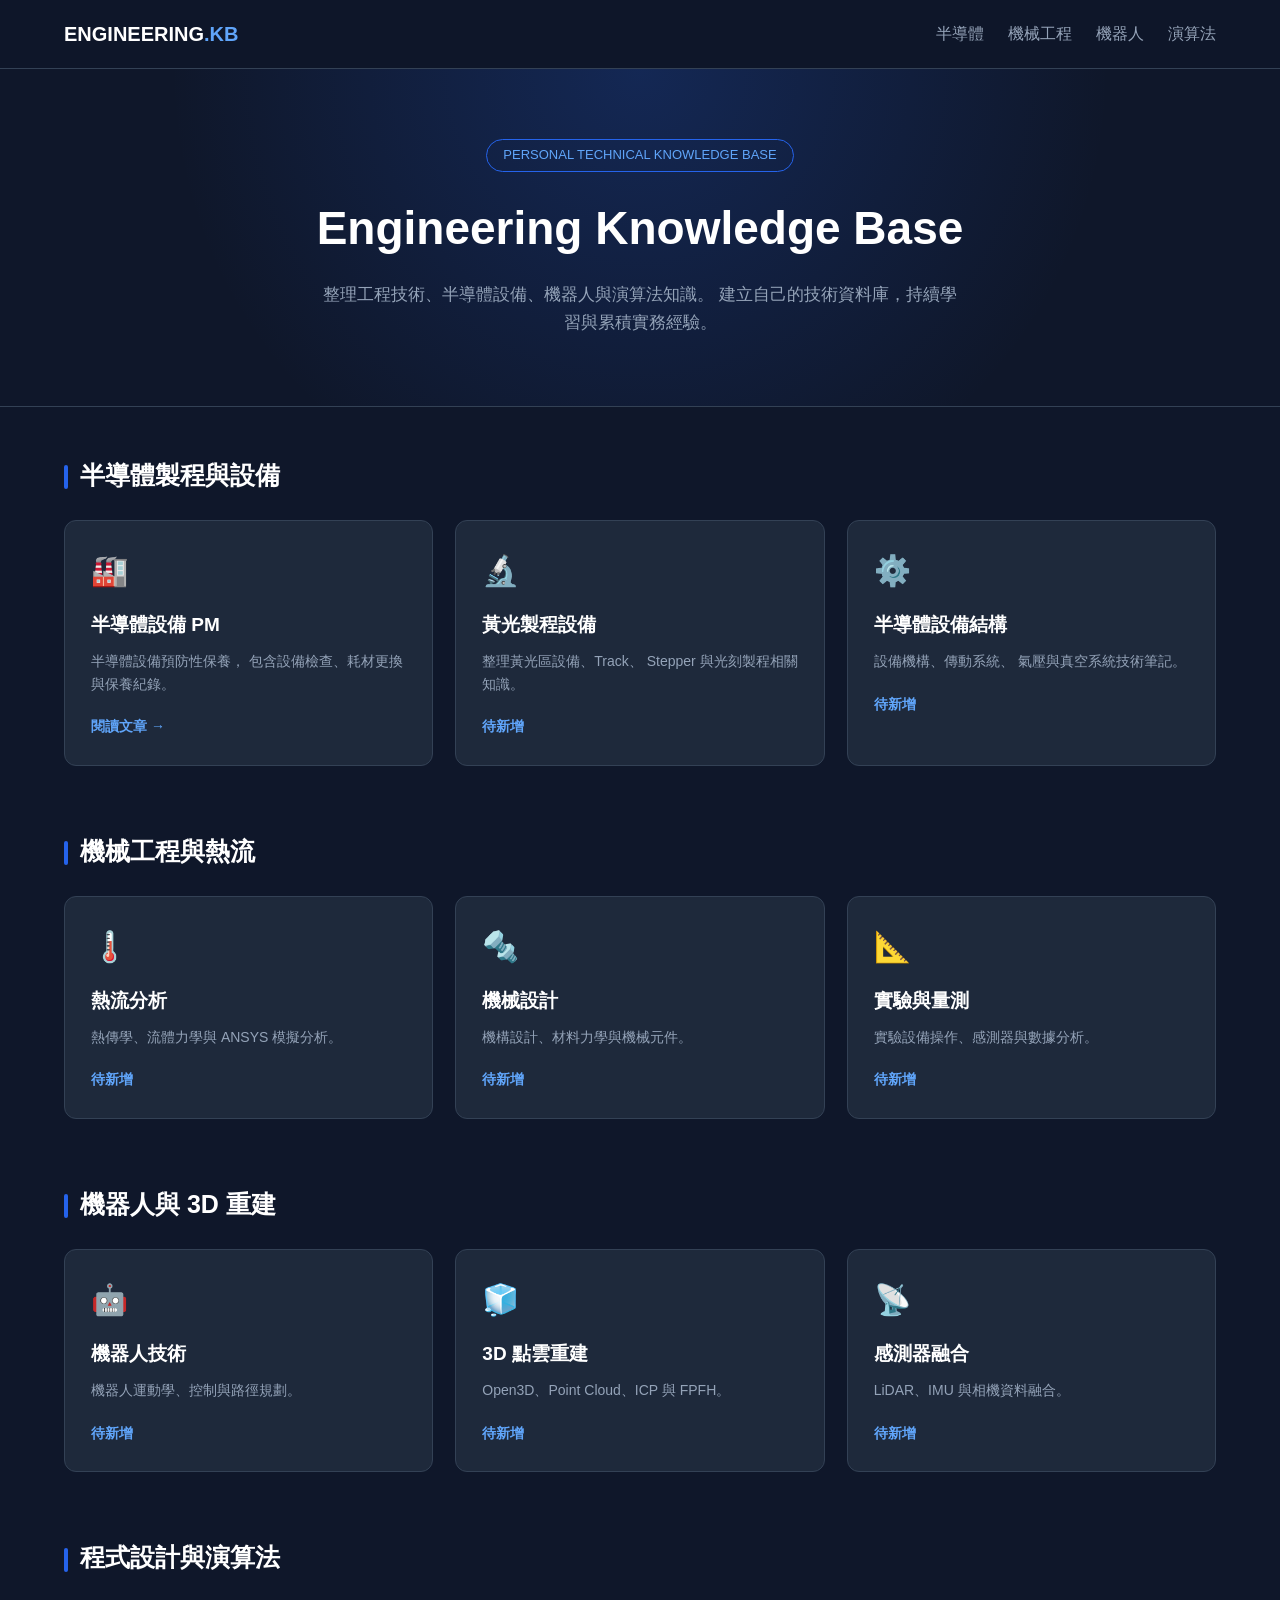
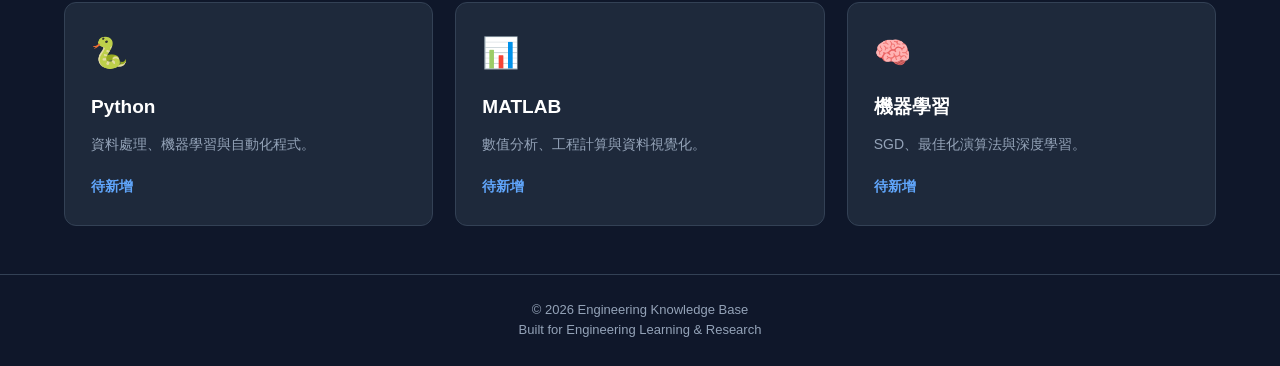
<file: index.html>
<!DOCTYPE html>
<html lang="zh-Hant">
<head>
    <meta charset="UTF-8">
    <meta name="viewport" content="width=device-width, initial-scale=1.0">

    <meta name="description" content="個人工程與半導體知識庫，整理半導體設備、機械工程、機器人及演算法技術筆記。">

    <title>Engineering Knowledge Base</title>

    <link rel="stylesheet" href="css/style.css">
</head>

<body>

    <!-- Navigation -->
    <nav class="navbar">
        <div class="nav-container">

            <a href="index.html" class="logo">
                ENGINEERING<span>.KB</span>
            </a>

            <ul class="nav-links">
                <li><a href="#semiconductor">半導體</a></li>
                <li><a href="#mechanical">機械工程</a></li>
                <li><a href="#robotics">機器人</a></li>
                <li><a href="#algorithm">演算法</a></li>
            </ul>

        </div>
    </nav>

    <!-- Hero -->
    <header class="hero">

        <span class="hero-tag">PERSONAL TECHNICAL KNOWLEDGE BASE</span>

        <h1>Engineering Knowledge Base</h1>

        <p>
            整理工程技術、半導體設備、機器人與演算法知識。
            建立自己的技術資料庫，持續學習與累積實務經驗。
        </p>

    </header>

    <main class="container">

        <!-- Semiconductor -->
        <section id="semiconductor">

            <h2 class="section-title">半導體製程與設備</h2>

            <div class="card-grid">

                <article class="card">
                    <div class="card-icon">🏭</div>

                    <h3>半導體設備 PM</h3>

                    <p>
                        半導體設備預防性保養，
                        包含設備檢查、耗材更換與保養紀錄。
                    </p>

                    <a href="pages/semiconductor-pm.html" class="card-link">
                        閱讀文章 →
                    </a>
                </article>

                <article class="card">
                    <div class="card-icon">🔬</div>

                    <h3>黃光製程設備</h3>

                    <p>
                        整理黃光區設備、Track、
                        Stepper 與光刻製程相關知識。
                    </p>

                    <span class="card-link">待新增</span>
                </article>

                <article class="card">
                    <div class="card-icon">⚙️</div>

                    <h3>半導體設備結構</h3>

                    <p>
                        設備機構、傳動系統、
                        氣壓與真空系統技術筆記。
                    </p>

                    <span class="card-link">待新增</span>
                </article>

            </div>

        </section>

        <!-- Mechanical -->
        <section id="mechanical" style="margin-top: 65px;">

            <h2 class="section-title">機械工程與熱流</h2>

            <div class="card-grid">

                <article class="card">
                    <div class="card-icon">🌡️</div>
                    <h3>熱流分析</h3>
                    <p>熱傳學、流體力學與 ANSYS 模擬分析。</p>
                    <span class="card-link">待新增</span>
                </article>

                <article class="card">
                    <div class="card-icon">🔩</div>
                    <h3>機械設計</h3>
                    <p>機構設計、材料力學與機械元件。</p>
                    <span class="card-link">待新增</span>
                </article>

                <article class="card">
                    <div class="card-icon">📐</div>
                    <h3>實驗與量測</h3>
                    <p>實驗設備操作、感測器與數據分析。</p>
                    <span class="card-link">待新增</span>
                </article>

            </div>

        </section>

        <!-- Robotics -->
        <section id="robotics" style="margin-top: 65px;">

            <h2 class="section-title">機器人與 3D 重建</h2>

            <div class="card-grid">

                <article class="card">
                    <div class="card-icon">🤖</div>
                    <h3>機器人技術</h3>
                    <p>機器人運動學、控制與路徑規劃。</p>
                    <span class="card-link">待新增</span>
                </article>

                <article class="card">
                    <div class="card-icon">🧊</div>
                    <h3>3D 點雲重建</h3>
                    <p>Open3D、Point Cloud、ICP 與 FPFH。</p>
                    <span class="card-link">待新增</span>
                </article>

                <article class="card">
                    <div class="card-icon">📡</div>
                    <h3>感測器融合</h3>
                    <p>LiDAR、IMU 與相機資料融合。</p>
                    <span class="card-link">待新增</span>
                </article>

            </div>

        </section>

        <!-- Algorithm -->
        <section id="algorithm" style="margin-top: 65px;">

            <h2 class="section-title">程式設計與演算法</h2>

            <div class="card-grid">

                <article class="card">
                    <div class="card-icon">🐍</div>
                    <h3>Python</h3>
                    <p>資料處理、機器學習與自動化程式。</p>
                    <span class="card-link">待新增</span>
                </article>

                <article class="card">
                    <div class="card-icon">📊</div>
                    <h3>MATLAB</h3>
                    <p>數值分析、工程計算與資料視覺化。</p>
                    <span class="card-link">待新增</span>
                </article>

                <article class="card">
                    <div class="card-icon">🧠</div>
                    <h3>機器學習</h3>
                    <p>SGD、最佳化演算法與深度學習。</p>
                    <span class="card-link">待新增</span>
                </article>

            </div>

        </section>

    </main>

    <footer class="footer">
        © 2026 Engineering Knowledge Base
        <br>
        Built for Engineering Learning & Research
    </footer>

</body>
</html>
</file>
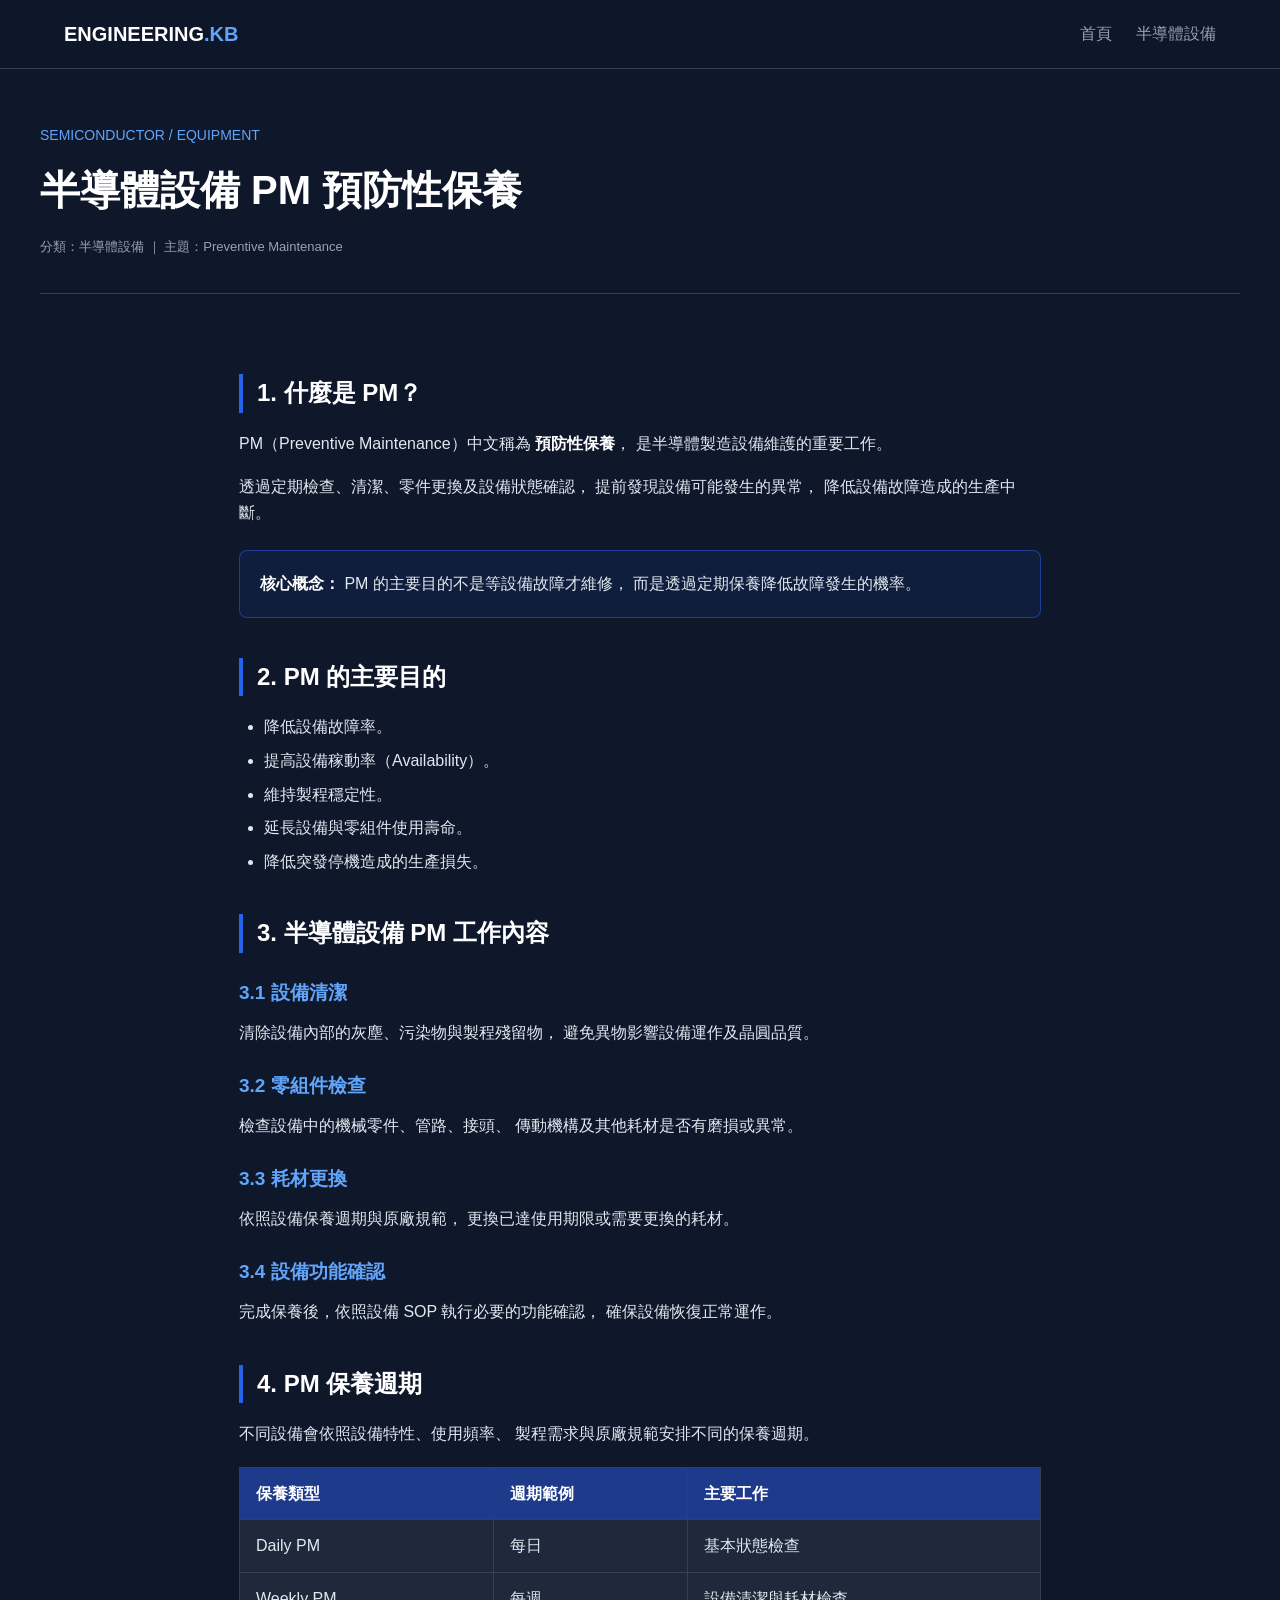
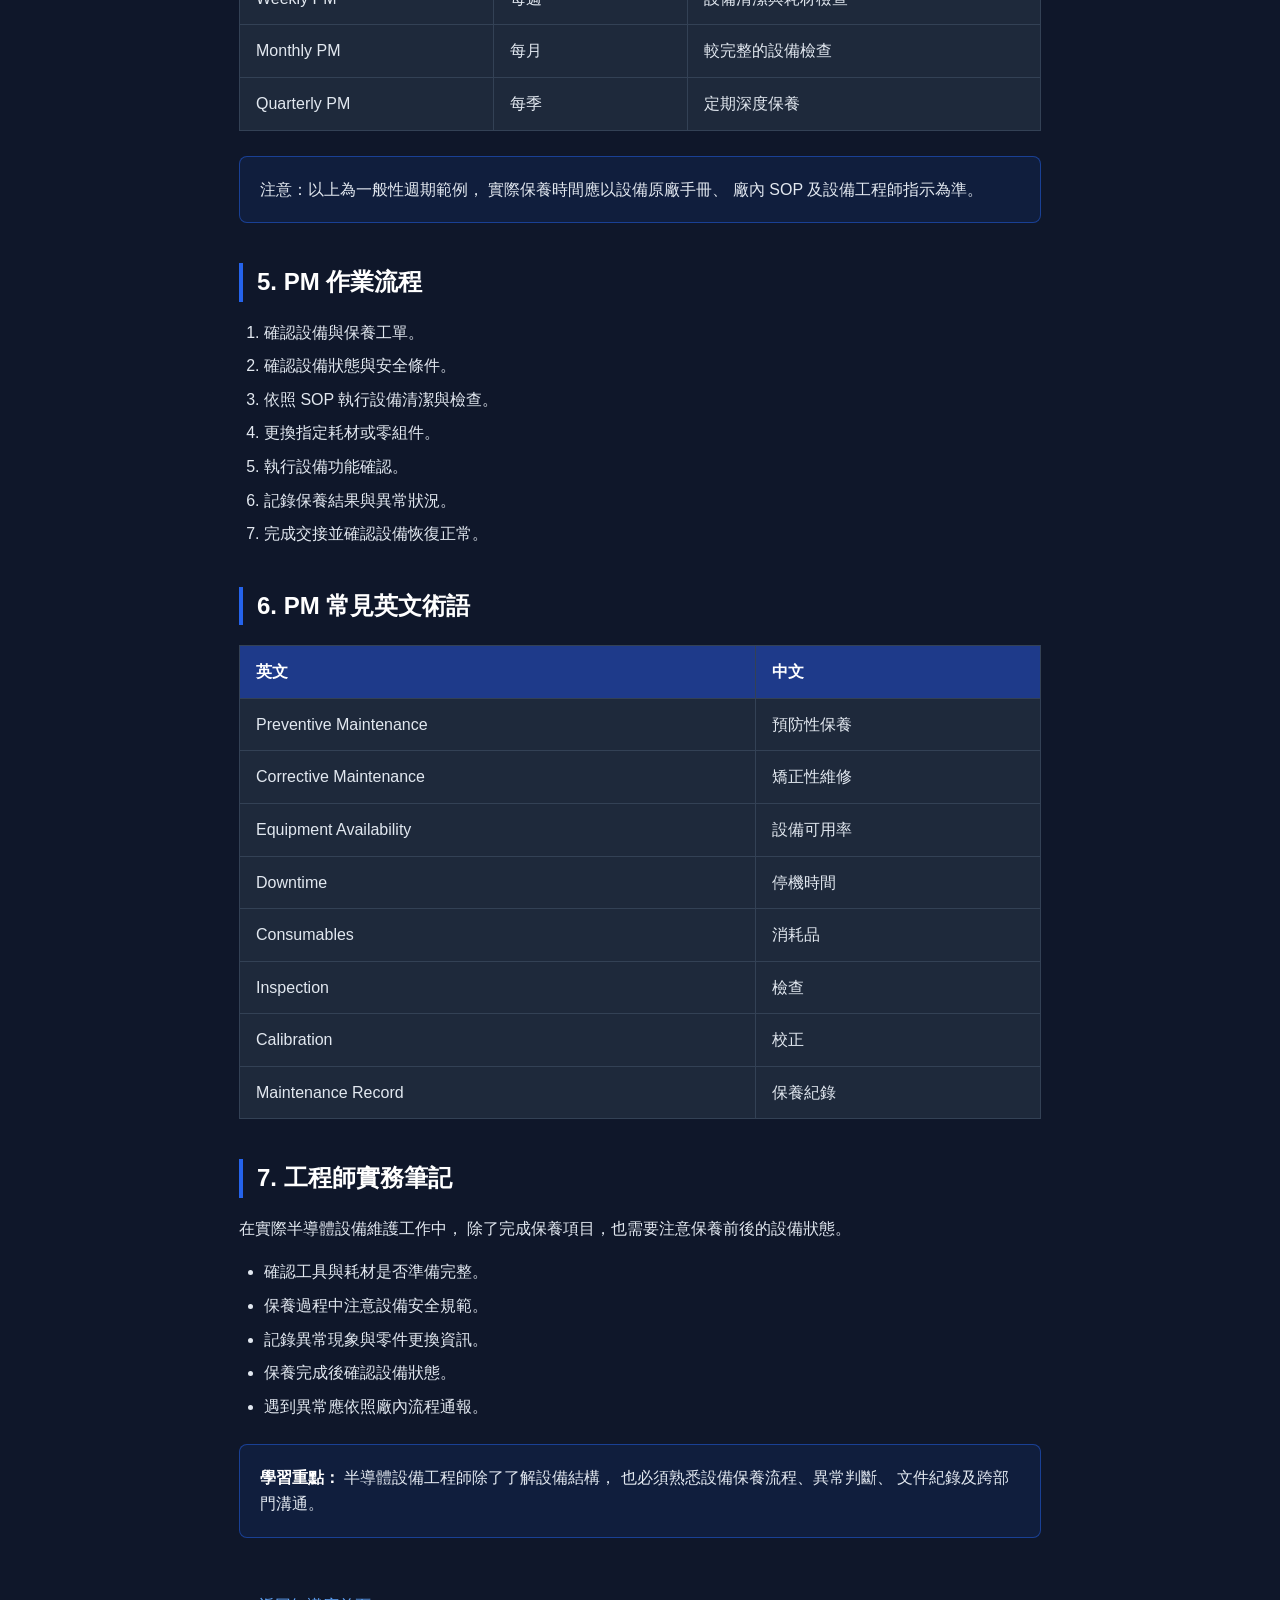
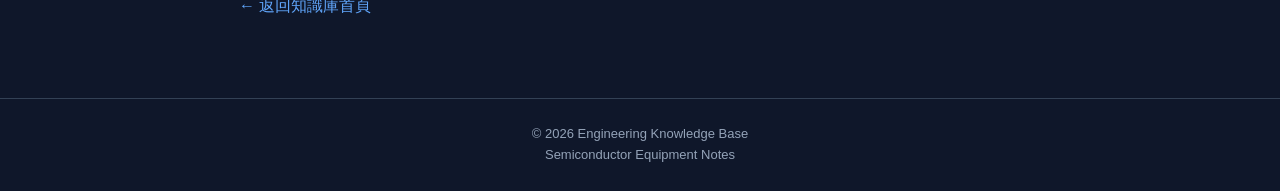
<file: pages/semiconductor-pm.html>
<!DOCTYPE html>
<html lang="zh-Hant">
<head>
    <meta charset="UTF-8">
    <meta name="viewport" content="width=device-width, initial-scale=1.0">

    <meta name="description" content="半導體設備 PM 預防性保養技術筆記。">

    <title>半導體設備 PM | Engineering KB</title>

    <link rel="stylesheet" href="../css/style.css">
</head>

<body>

    <!-- Navigation -->
    <nav class="navbar">

        <div class="nav-container">

            <a href="../index.html" class="logo">
                ENGINEERING<span>.KB</span>
            </a>

            <ul class="nav-links">
                <li><a href="../index.html">首頁</a></li>
                <li><a href="../index.html#semiconductor">半導體設備</a></li>
            </ul>

        </div>

    </nav>

    <!-- Article Header -->
    <header class="container article-header">

        <div class="article-category">
            SEMICONDUCTOR / EQUIPMENT
        </div>

        <h1>半導體設備 PM 預防性保養</h1>

        <div class="article-meta">
            分類：半導體設備 ｜ 主題：Preventive Maintenance
        </div>

    </header>

    <!-- Article Content -->
    <main class="article-content">

        <h2>1. 什麼是 PM？</h2>

        <p>
            PM（Preventive Maintenance）中文稱為
            <strong>預防性保養</strong>，
            是半導體製造設備維護的重要工作。
        </p>

        <p>
            透過定期檢查、清潔、零件更換及設備狀態確認，
            提前發現設備可能發生的異常，
            降低設備故障造成的生產中斷。
        </p>

        <div class="info-box">
            <p>
                <strong>核心概念：</strong>
                PM 的主要目的不是等設備故障才維修，
                而是透過定期保養降低故障發生的機率。
            </p>
        </div>

        <h2>2. PM 的主要目的</h2>

        <ul>
            <li>降低設備故障率。</li>
            <li>提高設備稼動率（Availability）。</li>
            <li>維持製程穩定性。</li>
            <li>延長設備與零組件使用壽命。</li>
            <li>降低突發停機造成的生產損失。</li>
        </ul>

        <h2>3. 半導體設備 PM 工作內容</h2>

        <h3>3.1 設備清潔</h3>

        <p>
            清除設備內部的灰塵、污染物與製程殘留物，
            避免異物影響設備運作及晶圓品質。
        </p>

        <h3>3.2 零組件檢查</h3>

        <p>
            檢查設備中的機械零件、管路、接頭、
            傳動機構及其他耗材是否有磨損或異常。
        </p>

        <h3>3.3 耗材更換</h3>

        <p>
            依照設備保養週期與原廠規範，
            更換已達使用期限或需要更換的耗材。
        </p>

        <h3>3.4 設備功能確認</h3>

        <p>
            完成保養後，依照設備 SOP 執行必要的功能確認，
            確保設備恢復正常運作。
        </p>

        <h2>4. PM 保養週期</h2>

        <p>
            不同設備會依照設備特性、使用頻率、
            製程需求與原廠規範安排不同的保養週期。
        </p>

        <div class="table-wrapper">

            <table>

                <thead>
                    <tr>
                        <th>保養類型</th>
                        <th>週期範例</th>
                        <th>主要工作</th>
                    </tr>
                </thead>

                <tbody>

                    <tr>
                        <td>Daily PM</td>
                        <td>每日</td>
                        <td>基本狀態檢查</td>
                    </tr>

                    <tr>
                        <td>Weekly PM</td>
                        <td>每週</td>
                        <td>設備清潔與耗材檢查</td>
                    </tr>

                    <tr>
                        <td>Monthly PM</td>
                        <td>每月</td>
                        <td>較完整的設備檢查</td>
                    </tr>

                    <tr>
                        <td>Quarterly PM</td>
                        <td>每季</td>
                        <td>定期深度保養</td>
                    </tr>

                </tbody>

            </table>

        </div>

        <div class="info-box">
            <p>
                注意：以上為一般性週期範例，
                實際保養時間應以設備原廠手冊、
                廠內 SOP 及設備工程師指示為準。
            </p>
        </div>

        <h2>5. PM 作業流程</h2>

        <ol>
            <li>確認設備與保養工單。</li>
            <li>確認設備狀態與安全條件。</li>
            <li>依照 SOP 執行設備清潔與檢查。</li>
            <li>更換指定耗材或零組件。</li>
            <li>執行設備功能確認。</li>
            <li>記錄保養結果與異常狀況。</li>
            <li>完成交接並確認設備恢復正常。</li>
        </ol>

        <h2>6. PM 常見英文術語</h2>

        <div class="table-wrapper">

            <table>

                <thead>
                    <tr>
                        <th>英文</th>
                        <th>中文</th>
                    </tr>
                </thead>

                <tbody>

                    <tr>
                        <td>Preventive Maintenance</td>
                        <td>預防性保養</td>
                    </tr>

                    <tr>
                        <td>Corrective Maintenance</td>
                        <td>矯正性維修</td>
                    </tr>

                    <tr>
                        <td>Equipment Availability</td>
                        <td>設備可用率</td>
                    </tr>

                    <tr>
                        <td>Downtime</td>
                        <td>停機時間</td>
                    </tr>

                    <tr>
                        <td>Consumables</td>
                        <td>消耗品</td>
                    </tr>

                    <tr>
                        <td>Inspection</td>
                        <td>檢查</td>
                    </tr>

                    <tr>
                        <td>Calibration</td>
                        <td>校正</td>
                    </tr>

                    <tr>
                        <td>Maintenance Record</td>
                        <td>保養紀錄</td>
                    </tr>

                </tbody>

            </table>

        </div>

        <h2>7. 工程師實務筆記</h2>

        <p>
            在實際半導體設備維護工作中，
            除了完成保養項目，也需要注意保養前後的設備狀態。
        </p>

        <ul>
            <li>確認工具與耗材是否準備完整。</li>
            <li>保養過程中注意設備安全規範。</li>
            <li>記錄異常現象與零件更換資訊。</li>
            <li>保養完成後確認設備狀態。</li>
            <li>遇到異常應依照廠內流程通報。</li>
        </ul>

        <div class="info-box">
            <p>
                <strong>學習重點：</strong>
                半導體設備工程師除了了解設備結構，
                也必須熟悉設備保養流程、異常判斷、
                文件紀錄及跨部門溝通。
            </p>
        </div>

        <a href="../index.html" class="back-link">
            ← 返回知識庫首頁
        </a>

    </main>

    <footer class="footer">
        © 2026 Engineering Knowledge Base
        <br>
        Semiconductor Equipment Notes
    </footer>

</body>
</html>
</file>
<file: css/style.css>
/* =====================================
   Engineering Knowledge Base
   Theme: Dark Technology
===================================== */

:root {
    --primary: #0f172a;
    --secondary: #1e293b;
    --card: #1e293b;
    --background: #f8fafc;
    --accent: #2563eb;
    --accent-light: #60a5fa;

    --text: #e2e8f0;
    --text-muted: #94a3b8;
    --border: #334155;

    --radius: 12px;
    --transition: 0.25s ease;
}

* {
    margin: 0;
    padding: 0;
    box-sizing: border-box;
}

html {
    scroll-behavior: smooth;
}

body {
    font-family:
        -apple-system,
        BlinkMacSystemFont,
        "Segoe UI",
        "Noto Sans TC",
        sans-serif;

    background: var(--primary);
    color: var(--text);

    line-height: 1.6;
    min-height: 100vh;
}

/* ===== Navigation ===== */

.navbar {
    width: 100%;
    background: rgba(15, 23, 42, 0.95);
    border-bottom: 1px solid var(--border);

    position: sticky;
    top: 0;
    z-index: 100;

    backdrop-filter: blur(12px);
}

.nav-container {
    max-width: 1200px;
    margin: auto;
    padding: 18px 24px;

    display: flex;
    justify-content: space-between;
    align-items: center;
}

.logo {
    color: white;
    font-size: 20px;
    font-weight: 700;
    text-decoration: none;
}

.logo span {
    color: var(--accent-light);
}

.nav-links {
    display: flex;
    gap: 24px;
    list-style: none;
}

.nav-links a {
    color: var(--text-muted);
    text-decoration: none;
    transition: var(--transition);
}

.nav-links a:hover {
    color: var(--accent-light);
}

/* ===== Container ===== */

.container {
    max-width: 1200px;
    margin: auto;
    padding: 48px 24px;
}

/* ===== Hero ===== */

.hero {
    padding: 70px 30px;
    text-align: center;

    background:
        radial-gradient(
            circle at top,
            rgba(37, 99, 235, 0.22),
            transparent 65%
        );

    border-bottom: 1px solid var(--border);
}

.hero h1 {
    font-size: clamp(30px, 5vw, 46px);
    margin-bottom: 16px;
    color: #ffffff;
}

.hero p {
    color: var(--text-muted);
    font-size: 17px;
    max-width: 650px;
    margin: auto;
}

.hero-tag {
    display: inline-block;
    color: var(--accent-light);
    border: 1px solid var(--accent);
    border-radius: 30px;
    padding: 5px 16px;
    margin-bottom: 20px;
    font-size: 13px;
}

/* ===== Section ===== */

.section-title {
    font-size: 25px;
    margin-bottom: 25px;
    color: white;
}

.section-title::before {
    content: "";
    display: inline-block;

    width: 4px;
    height: 24px;

    background: var(--accent);
    margin-right: 12px;
    vertical-align: middle;

    border-radius: 4px;
}

/* ===== Cards ===== */

.card-grid {
    display: grid;
    grid-template-columns: repeat(3, 1fr);
    gap: 22px;
}

.card {
    background: var(--secondary);
    border: 1px solid var(--border);
    border-radius: var(--radius);

    padding: 26px;

    transition: var(--transition);
}

.card:hover {
    transform: translateY(-5px);
    border-color: var(--accent);
    box-shadow: 0 10px 30px rgba(0, 0, 0, 0.2);
}

.card-icon {
    font-size: 30px;
    margin-bottom: 15px;
}

.card h3 {
    font-size: 19px;
    margin-bottom: 10px;
    color: white;
}

.card p {
    color: var(--text-muted);
    font-size: 14px;
    margin-bottom: 18px;
}

.card-link {
    color: var(--accent-light);
    text-decoration: none;
    font-size: 14px;
    font-weight: 600;
}

.card-link:hover {
    color: white;
}

/* ===== Article ===== */

.article-header {
    padding: 55px 0 35px;
    border-bottom: 1px solid var(--border);
}

.article-category {
    color: var(--accent-light);
    font-size: 14px;
    margin-bottom: 12px;
}

.article-header h1 {
    font-size: clamp(28px, 4vw, 40px);
    color: white;
    margin-bottom: 15px;
}

.article-meta {
    color: var(--text-muted);
    font-size: 13px;
}

.article-content {
    max-width: 850px;
    margin: auto;
    padding: 40px 24px 80px;
}

.article-content h2 {
    color: white;
    font-size: 24px;
    margin: 40px 0 18px;
    padding-left: 14px;
    border-left: 4px solid var(--accent);
}

.article-content h3 {
    color: var(--accent-light);
    font-size: 19px;
    margin: 25px 0 12px;
}

.article-content p {
    color: var(--text);
    margin-bottom: 18px;
}

.article-content ul,
.article-content ol {
    padding-left: 25px;
    margin-bottom: 20px;
}

.article-content li {
    margin-bottom: 8px;
}

.article-content strong {
    color: white;
}

/* ===== Info Box ===== */

.info-box {
    background: rgba(37, 99, 235, 0.1);
    border: 1px solid rgba(37, 99, 235, 0.5);
    border-radius: 8px;

    padding: 20px;
    margin: 25px 0;
}

.info-box p {
    margin: 0;
}

/* ===== Code ===== */

pre {
    background: #020617;
    border: 1px solid var(--border);
    border-radius: 8px;

    padding: 20px;
    overflow-x: auto;
    margin: 20px 0;
}

code {
    font-family: Consolas, monospace;
    color: #93c5fd;
}

/* ===== Table ===== */

.table-wrapper {
    overflow-x: auto;
    margin: 20px 0;
}

table {
    width: 100%;
    border-collapse: collapse;
    min-width: 500px;
}

th,
td {
    padding: 13px 16px;
    border: 1px solid var(--border);
    text-align: left;
}

th {
    background: #1e3a8a;
    color: white;
}

td {
    background: var(--secondary);
}

/* ===== Back Button ===== */

.back-link {
    display: inline-block;
    color: var(--accent-light);
    text-decoration: none;
    margin-top: 30px;
}

.back-link:hover {
    color: white;
}

/* ===== Footer ===== */

.footer {
    text-align: center;
    padding: 25px;
    border-top: 1px solid var(--border);
    color: var(--text-muted);
    font-size: 13px;
}

/* ===== Responsive ===== */

@media (max-width: 850px) {
    .card-grid {
        grid-template-columns: repeat(2, 1fr);
    }
}

@media (max-width: 600px) {
    .nav-container {
        flex-direction: column;
        gap: 12px;
    }

    .nav-links {
        gap: 15px;
        font-size: 14px;
        flex-wrap: wrap;
        justify-content: center;
    }

    .hero {
        padding: 50px 20px;
    }

    .container {
        padding: 35px 18px;
    }

    .card-grid {
        grid-template-columns: 1fr;
    }

    .article-content {
        padding: 30px 18px 60px;
    }
}
</file>
